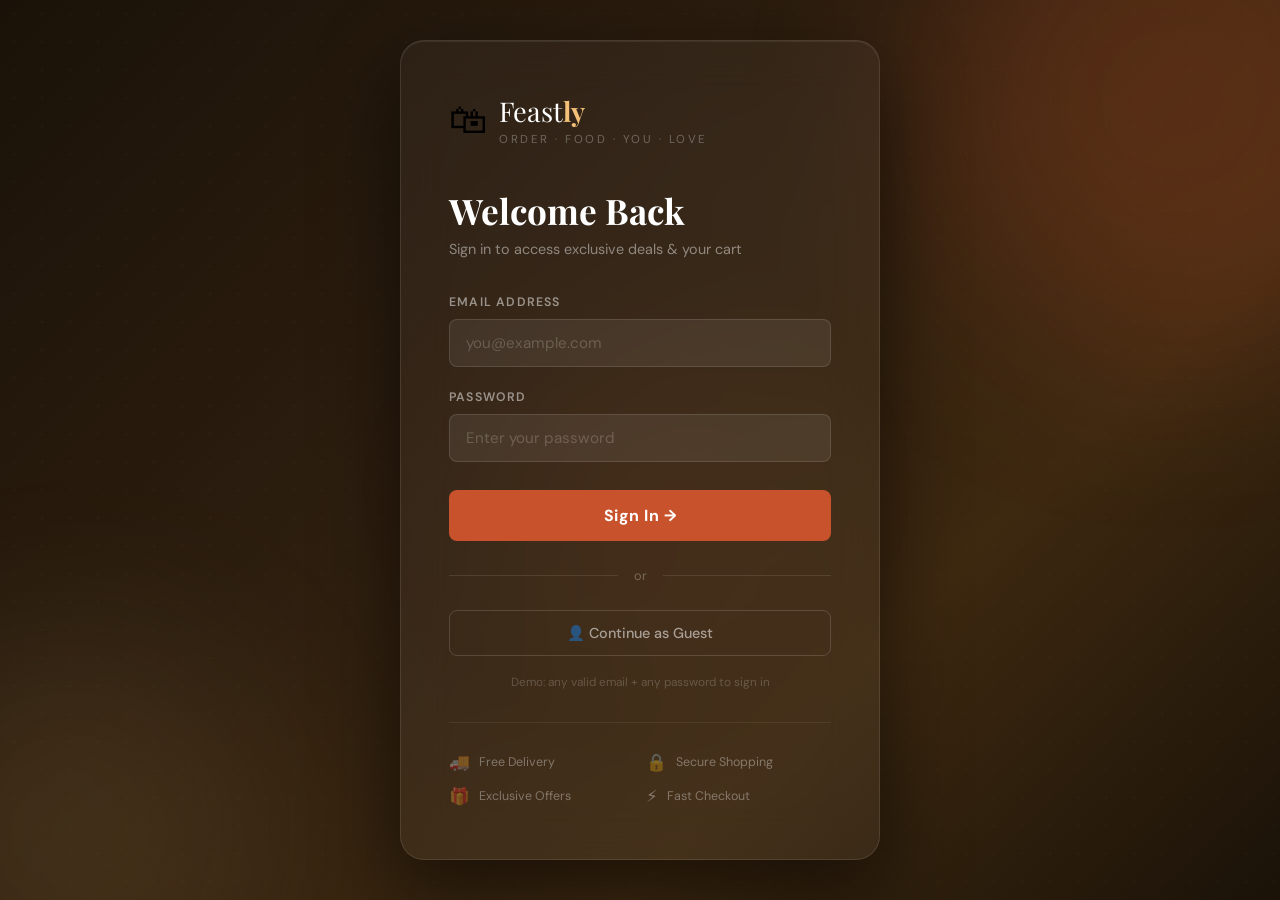
<file: index.html>
<!DOCTYPE html>
<html lang="en">
<head>
  <meta charset="UTF-8" />
  <meta name="viewport" content="width=device-width, initial-scale=1.0" />
  <title>Feastly — Order Food You Love</title>
  <link rel="preconnect" href="https://fonts.googleapis.com" />
  <link rel="preconnect" href="https://fonts.gstatic.com" crossorigin />
  <link href="https://fonts.googleapis.com/css2?family=Playfair+Display:wght@700;900&family=DM+Sans:wght@300;400;500;600;700&display=swap" rel="stylesheet" />
  <link rel="stylesheet" href="styles.css" />
</head>
<body>

<div class="cart-overlay" id="cartOverlay" onclick="toggleCartPanel()"></div>

<div class="cart-panel" id="cartPanel">
  <div class="cart-panel-header">
    <h3>🛒 Your Order</h3>
    <button class="close-cart" onclick="toggleCartPanel()">✕</button>
  </div>
  <div class="cart-restaurant-bar" id="cartRestaurantBar" style="display:none">
    📍 <span id="cartRestaurantName">—</span>
  </div>
  <ul class="cart-list" id="cartList">
    <li class="cart-empty">
      <div class="cart-empty-icon">🍽️</div>
      <p>Your cart is empty.<br/>Browse restaurants to add items.</p>
    </li>
  </ul>
  <div class="cart-summary" id="cartSummaryBlock" style="display:none">
    <div class="cart-bill-row"><span>Item Total</span><span id="cartItemTotal">₹0</span></div>
    <div class="cart-bill-row"><span>Delivery Fee</span><span id="cartDeliveryFee">₹0</span></div>
    <div class="cart-bill-row"><span>Taxes &amp; GST (5%)</span><span id="cartTax">₹0</span></div>
    <div class="cart-bill-row total"><span>To Pay</span><span id="cartTotal">₹0</span></div>
  </div>
  <button class="cart-checkout-btn" id="cartCheckoutBtn" onclick="openPayment()">Proceed to Payment →</button>
</div>

<header class="site-header" id="home">
  <div class="header-inner">
    <a href="index.html" class="logo">
      <span class="logo-icon">🍔</span>
      <span class="logo-text">Feast<strong>ly</strong></span>
    </a>
    <div class="location-pill">
      <span class="pin">📍</span>
      <span>Chennai, TN</span>
    </div>
    <nav class="navbar">
      <a href="#home"        class="nav-link active">Home</a>
      <a href="#restaurants" class="nav-link">Restaurants</a>
      <a href="#offers"      class="nav-link">Offers</a>
      <a href="#contact"     class="nav-link">Join Us</a>
    </nav>
    <div class="search-wrapper">
      <span class="search-icon">🔍</span>
      <input type="text" id="searchInput" class="search-input"
             placeholder="Search restaurants or dishes…"
             autocomplete="off" oninput="searchRestaurants()" />
      <div class="search-dropdown" id="searchDropdown"></div>
    </div>
    <div class="cart-wrapper" onclick="toggleCartPanel()">
      <span class="cart-icon">🛒</span>
      <span class="cart-badge" id="cartBadge">0</span>
    </div>
    <div id="headerUserArea"></div>
  </div>
</header>

<section class="hero-section">
  <div class="container">
    <div class="hero-content">
      <div class="hero-eyebrow">🚀 Now delivering in 30 mins</div>
      <h1 class="hero-title">Order Food You<br/><span>Truly Love</span></h1>
      <p class="hero-desc">Discover top restaurants, cafés, and cloud kitchens near you. Fresh food, fast delivery — every single time.</p>
      <div class="hero-cta">
        <a href="#restaurants" class="btn-primary">Explore Restaurants 🍽️</a>
        <a href="#offers" class="btn-outline">View Offers</a>
      </div>
      <div class="hero-stats">
        <div class="hero-stat">
          <div class="hero-stat-num">500+</div>
          <div class="hero-stat-label">Restaurants</div>
        </div>
        <div class="hero-stat">
          <div class="hero-stat-num">30 min</div>
          <div class="hero-stat-label">Avg. Delivery</div>
        </div>
        <div class="hero-stat">
          <div class="hero-stat-num">4.8★</div>
          <div class="hero-stat-label">App Rating</div>
        </div>
      </div>
    </div>
  </div>
  <div class="hero-image-box">
    <img class="hero-img" src="https://images.unsplash.com/photo-1565299624946-b28f40a0ae38?w=600&q=80" alt="Delicious Food" />
  </div>
</section>

<div class="marquee-wrapper">
  <div class="marquee-track">
    <span>🔥 Free delivery on orders above ₹199 &nbsp;|&nbsp; Use code FEAST50 for ₹50 OFF &nbsp;|&nbsp; NEW: Cloud Kitchen specials every Friday &nbsp;|&nbsp; Refer a friend &amp; earn ₹100 cashback &nbsp;|&nbsp; 🔥 Free delivery on orders above ₹199 &nbsp;|&nbsp; Use code FEAST50 for ₹50 OFF &nbsp;|&nbsp; NEW: Cloud Kitchen specials every Friday &nbsp;|&nbsp; Refer a friend &amp; earn ₹100 cashback &nbsp;|&nbsp;</span>
  </div>
</div>

<section class="categories-section" id="categories">
  <div class="container">
    <h2 class="section-title">What are you <span>craving?</span></h2>
    <div class="cuisine-chips" id="filterBar">
      <button class="filter-btn active" onclick="filterRestaurants('All', this)">🍽️ All</button>
      <button class="filter-btn" onclick="filterRestaurants('rating', this)">⭐ Rating 4+</button>
      <button class="filter-btn" onclick="filterRestaurants('fast', this)">⚡ Fast Delivery</button>
      <button class="filter-btn" onclick="filterRestaurants('veg', this)">🥗 Pure Veg</button>
      <button class="filter-btn" onclick="filterRestaurants('under200', this)">💰 Under ₹200</button>
    </div>
    <div class="cuisine-grid">
      <div class="cuisine-card" onclick="filterByCuisine('Biryani')"><div class="c-icon">🍛</div><span>Biryani</span></div>
      <div class="cuisine-card" onclick="filterByCuisine('Pizza')"><div class="c-icon">🍕</div><span>Pizza</span></div>
      <div class="cuisine-card" onclick="filterByCuisine('Burger')"><div class="c-icon">🍔</div><span>Burgers</span></div>
      <div class="cuisine-card" onclick="filterByCuisine('South Indian')"><div class="c-icon">🥘</div><span>South Indian</span></div>
      <div class="cuisine-card" onclick="filterByCuisine('Chinese')"><div class="c-icon">🍜</div><span>Chinese</span></div>
      <div class="cuisine-card" onclick="filterByCuisine('Cafe')"><div class="c-icon">☕</div><span>Cafe</span></div>
      <div class="cuisine-card" onclick="filterByCuisine('Desserts')"><div class="c-icon">🍰</div><span>Desserts</span></div>
      <div class="cuisine-card" onclick="filterByCuisine('Sandwich')"><div class="c-icon">🥪</div><span>Sandwich</span></div>
    </div>
  </div>
</section>

<section class="products-section" id="restaurants">
  <div class="container">
    <div class="listing-topbar">
      <h2 class="section-title" style="margin-bottom:0">
        Restaurants near you <span class="count" id="restaurantCount"></span>
      </h2>
    </div>
    <div class="restaurant-grid" id="restaurantGrid"></div>
    <div class="no-results" id="noResults" style="display:none">
      <div class="no-results-icon">🔍</div>
      <p>No restaurants match your search.<br/>Try a different keyword or filter.</p>
    </div>
  </div>
</section>

<section class="offers-section" id="offers">
  <div class="container">
    <h2 class="section-title light">Hot <span>Deals</span> Today</h2>
    <div class="offers-grid">
      <div class="offer-card">
        <span class="offer-badge">LIMITED TIME</span>
        <img src="https://images.unsplash.com/photo-1574071318508-1cdbab80d002?w=600&q=75" alt="Pizza Deal" loading="lazy" />
        <div class="offer-body">
          <h4>Buy 1 Get 1 Free — Pizza</h4>
          <p>Valid at La Pino'z, Domino's &amp; 12 more pizza joints this weekend only.</p>
          <span class="offer-code">PIZZABOGO</span>
        </div>
      </div>
      <div class="offer-card">
        <span class="offer-badge">₹80 OFF</span>
        <img src="https://images.unsplash.com/photo-1603360946369-dc9bb6258143?w=600&q=75" alt="Biryani Deal" loading="lazy" />
        <div class="offer-body">
          <h4>Biryani Bonanza — ₹80 OFF</h4>
          <p>Flat ₹80 off on orders above ₹299 from Nandhana Palace &amp; select biryani spots.</p>
          <span class="offer-code">BIRYANI80</span>
        </div>
      </div>
      <div class="offer-card">
        <span class="offer-badge">FREE DELIVERY</span>
        <img src="https://images.unsplash.com/photo-1568901346375-23c9450c58cd?w=600&q=75" alt="Burger Deal" loading="lazy" />
        <div class="offer-body">
          <h4>Free Delivery — Burger Week</h4>
          <p>Zero delivery fee on all burger orders. Use the code at checkout — today only!</p>
          <span class="offer-code">BURGERFREE</span>
        </div>
      </div>
    </div>
  </div>
</section>

<section class="form-section" id="contact">
  <div class="container">
    <div class="form-container">
      <div class="form-info">
        <h2 class="section-title">Join <span>Feastly</span> Today</h2>
        <p>Sign up to get personalised recommendations, exclusive deals, and faster checkout every time you order.</p>
        <ul class="form-perks">
          <li>🎁 ₹100 off on your first order</li>
          <li>⚡ Priority delivery slots</li>
          <li>💳 Saved addresses &amp; payment methods</li>
          <li>📦 Real-time order tracking</li>
          <li>🏷️ Members-only flash deals</li>
        </ul>
      </div>
      <div class="registration-form">
        <h3>Create Your Account</h3>
        <form id="registrationForm" onsubmit="submitForm(event)">
          <div class="form-group">
            <label for="custName">Full Name <span>*</span></label>
            <input type="text" id="custName" name="custName" placeholder="Your full name" required />
          </div>
          <div class="form-group">
            <label for="custEmail">Email Address <span>*</span></label>
            <input type="email" id="custEmail" name="custEmail" placeholder="you@example.com" required />
          </div>
          <div class="form-group">
            <label for="custPhone">Mobile Number <span>*</span></label>
            <input type="number" id="custPhone" name="custPhone" placeholder="10-digit mobile number" required />
          </div>
          <div class="form-group">
            <label>Gender <span>*</span></label>
            <div class="radio-group">
              <label class="radio-label"><input type="radio" name="gender" value="Male" required /> Male</label>
              <label class="radio-label"><input type="radio" name="gender" value="Female" /> Female</label>
              <label class="radio-label"><input type="radio" name="gender" value="Other" /> Other</label>
            </div>
          </div>
          <div class="form-group">
            <label for="prefCategory">Favourite Cuisine</label>
            <select id="prefCategory" name="prefCategory">
              <option value="">-- Select Cuisine --</option>
              <option value="Biryani">Biryani</option>
              <option value="Pizza">Pizza</option>
              <option value="Burger">Burger</option>
              <option value="South Indian">South Indian</option>
              <option value="Chinese">Chinese</option>
              <option value="Desserts">Desserts</option>
            </select>
          </div>
          <div class="form-group">
            <label for="address">Delivery Address <span>*</span></label>
            <textarea id="address" name="address" rows="3" placeholder="Flat No., Street, Area, City, PIN" required></textarea>
          </div>
          <div class="form-group">
            <label for="feedback">Any dietary preferences?</label>
            <textarea id="feedback" name="feedback" rows="2" placeholder="E.g. nut allergy, pure veg only…"></textarea>
          </div>
          <button type="submit" class="btn-primary full">Create Account 🚀</button>
          <div class="form-success" id="formSuccess" style="display:none;">
            🎉 Welcome to Feastly! Your ₹100 discount is ready on your first order.
          </div>
        </form>
      </div>
    </div>
  </div>
</section>

<footer class="site-footer">
  <div class="marquee-wrapper">
    <div class="marquee-track">
      <span>🍔 500+ Restaurants &nbsp;|&nbsp; ⚡ 30-min Delivery &nbsp;|&nbsp; 🎁 Free Delivery Above ₹199 &nbsp;|&nbsp; 💳 10+ Payment Options &nbsp;|&nbsp; 🍔 500+ Restaurants &nbsp;|&nbsp; ⚡ 30-min Delivery &nbsp;|&nbsp; 🎁 Free Delivery Above ₹199 &nbsp;|&nbsp; 💳 10+ Payment Options &nbsp;|&nbsp;</span>
    </div>
  </div>
  <div class="footer-main">
    <div class="footer-col">
      <div class="logo"><span class="logo-icon">🍔</span><span class="logo-text">Feast<strong>ly</strong></span></div>
      <p class="footer-desc">Your go-to food delivery platform. Fresh food, fast delivery, great prices.</p>
    </div>
    <div class="footer-col">
      <h4>Quick Links</h4>
      <ul>
        <li><a href="#home">Home</a></li>
        <li><a href="#restaurants">Restaurants</a></li>
        <li><a href="#offers">Offers</a></li>
        <li><a href="#contact">Join Us</a></li>
      </ul>
    </div>
    <div class="footer-col">
      <h4>Cuisines</h4>
      <ul>
        <li><a href="#restaurants">Biryani</a></li>
        <li><a href="#restaurants">Pizza</a></li>
        <li><a href="#restaurants">Burgers</a></li>
        <li><a href="#restaurants">South Indian</a></li>
      </ul>
    </div>
    <div class="footer-col">
      <h4>Contact Us</h4>
      <ul class="contact-list">
        <li>📧 support@feastly.in</li>
        <li>📞 1800-FEASTLY</li>
        <li>📍 Chennai, Tamil Nadu</li>
      </ul>
    </div>
  </div>
  <div class="footer-bottom"><p>© 2025 Feastly. All Rights Reserved. Made with ❤️ for food lovers.</p></div>
</footer>

<div id="paymentModal">
  <div class="payment-card">
    <div id="payFormView">
      <div class="pay-header">
        <div class="pay-header-text">
          <h3>🔒 Secure Checkout</h3>
          <p>Review your order and complete payment</p>
        </div>
        <button class="close-payment" onclick="closePayment()">✕</button>
      </div>
      <div class="pay-body">
        <div class="pay-address-block">
          <div class="pay-address-icon">📍</div>
          <div class="pay-address-text">
            <strong>Delivering to</strong>
            VIT Chennai, Kelambakkam – Vandalur Road, Tamil Nadu 600127
          </div>
        </div>
        <div class="pay-eta">⏱️ Estimated delivery: <strong id="payETA">30–40 mins</strong></div>
        <div class="order-summary">
          <div class="order-summary-title">Order Summary</div>
          <div id="payOrderItems"></div>
          <div class="order-line fee"><span>Delivery Fee</span><span id="payDeliveryFee">₹0</span></div>
          <div class="order-line fee"><span>Taxes &amp; GST (5%)</span><span id="payTax">₹0</span></div>
          <div class="order-total-row">
            <span>Total Amount</span>
            <span id="payOrderTotal">₹0</span>
          </div>
        </div>
        <div class="pay-method-label">Select Payment Method</div>
        <div class="pay-methods">
          <button class="pay-tab active" onclick="selectPayMethod('card',this)">💳<br/>Card</button>
          <button class="pay-tab" onclick="selectPayMethod('upi',this)">📱<br/>UPI</button>
          <button class="pay-tab" onclick="selectPayMethod('netbanking',this)">🏦<br/>Net Banking</button>
          <button class="pay-tab" onclick="selectPayMethod('cod',this)">💰<br/>COD</button>
        </div>
        <div class="pay-fields visible" id="fields-card">
          <div class="pay-field-group">
            <label>Card Number</label>
            <input type="text" id="cardNum" placeholder="1234 5678 9012 3456" maxlength="19" oninput="formatCardNum(this)" />
          </div>
          <div class="pay-row">
            <div class="pay-field-group">
              <label>Expiry Date</label>
              <input type="text" placeholder="MM / YY" maxlength="7" oninput="formatExpiry(this)" />
            </div>
            <div class="pay-field-group">
              <label>CVV</label>
              <input type="password" placeholder="•••" maxlength="3" />
            </div>
          </div>
          <div class="pay-field-group">
            <label>Name on Card</label>
            <input type="text" placeholder="Full name as on card" />
          </div>
        </div>
        <div class="pay-fields" id="fields-upi">
          <div class="upi-body">
            <p>Enter your UPI ID to complete payment</p>
            <input type="text" placeholder="yourname@upi" />
          </div>
        </div>
        <div class="pay-fields" id="fields-netbanking">
          <div class="pay-field-group">
            <label>Select Your Bank</label>
            <select>
              <option value="">-- Choose Bank --</option>
              <option>State Bank of India</option>
              <option>HDFC Bank</option>
              <option>ICICI Bank</option>
              <option>Axis Bank</option>
              <option>Kotak Mahindra Bank</option>
              <option>Punjab National Bank</option>
            </select>
          </div>
        </div>
        <div class="pay-fields" id="fields-cod">
          <div class="cod-body">💵 Pay with cash when your order arrives.<br/><br/>A handling charge of ₹20 applies on COD orders.</div>
        </div>
        <button class="btn-pay-now" id="payNowBtn" onclick="processPayment()">Place Order ✓</button>
        <div class="secure-badge">🔒 256-bit SSL Encrypted · 100% Safe &amp; Secure</div>
      </div>
    </div>
    <div class="pay-success" id="paySuccessView">
      <div class="success-icon">🎉</div>
      <h3>Order Placed!</h3>
      <p>Your food is being prepared. You'll receive updates on your order.</p>
      <div class="success-order-id" id="successOrderId">Order #FL000000</div>
      <span class="success-delivery" id="successETA">Estimated delivery: 30–40 mins</span>
      <button class="btn-continue" onclick="continueShopping()">Back to Restaurants →</button>
    </div>
  </div>
</div>

<script src="script.js"></script>
</body>
</html>
</file>
<file: styles.css>
/* =====================================================
   FEASTLY — Food Delivery App
   Transformed from EasyShopping
   Primary: #e23744 | Accent: #facc15
   Fonts: Playfair Display + DM Sans (preserved)
   ===================================================== */

:root {
  /* ── Brand Palette ── */
  --clr-primary:    #e23744;
  --clr-primary-dk: #c01f2e;
  --clr-primary-lt: #fdecea;
  --clr-accent:     #facc15;
  --clr-accent-dk:  #e5b800;
  --clr-accent-lt:  #fefce8;
  --clr-success:    #16a34a;
  --clr-success-lt: #dcfce7;
  --clr-dark:       #1a0608;
  --clr-mid:        #4a2028;
  --clr-light:      #fff8f8;
  --clr-muted:      #9a7070;
  --clr-border:     #f0dada;

  /* ── Sections ── */
  --header-bg:      #1a0608;
  --hero-bg:        linear-gradient(135deg, #1a0608 0%, #3d1020 55%, #e23744 100%);
  --overview-bg:    #fff8f8;
  --categories-bg:  #fdf3f3;
  --products-bg:    #ffffff;
  --offers-bg:      #1a0608;
  --form-bg:        #fff8f8;
  --footer-bg:      #110306;

  /* ── Typography ── */
  --ff-heading: 'Playfair Display', Georgia, serif;
  --ff-body:    'DM Sans', system-ui, sans-serif;

  /* ── Spacing ── */
  --radius-xs:  6px;
  --radius-sm:  10px;
  --radius-md:  16px;
  --radius-lg:  24px;
  --radius-xl:  32px;

  /* ── Shadows ── */
  --shadow-sm:  0 2px 8px rgba(226,55,68,.08);
  --shadow-md:  0 6px 24px rgba(226,55,68,.13);
  --shadow-lg:  0 16px 48px rgba(0,0,0,.18);
  --shadow-card: 0 4px 20px rgba(226,55,68,.10);

  /* ── Transitions ── */
  --ease: 0.25s ease;
}

/* ─────────────────────────────────────────────────────
   Reset & Base
───────────────────────────────────────────────────── */
*, *::before, *::after { box-sizing: border-box; margin: 0; padding: 0; }
html { scroll-behavior: smooth; font-size: 16px; }
body {
  font-family: var(--ff-body);
  background: var(--clr-light);
  color: var(--clr-dark);
  line-height: 1.7;
  overflow-x: hidden;
}
img { max-width: 100%; display: block; }
a   { text-decoration: none; color: inherit; }
ul  { list-style: none; }

/* ─────────────────────────────────────────────────────
   Utility: Container
───────────────────────────────────────────────────── */
.container { max-width: 1200px; margin: 0 auto; padding: 0 24px; }

/* ─────────────────────────────────────────────────────
   Section Title
───────────────────────────────────────────────────── */
.section-title {
  font-family: var(--ff-heading);
  font-size: clamp(1.8rem, 3vw, 2.4rem);
  font-weight: 700;
  color: var(--clr-dark);
  margin-bottom: 32px;
  display: inline-block;
}
.section-title span  { color: var(--clr-primary); }
.section-title.light { color: #fff; }
.section-title.light span { color: var(--clr-accent); }

/* ─────────────────────────────────────────────────────
   Buttons
───────────────────────────────────────────────────── */
.btn-primary {
  display: inline-block;
  padding: 13px 32px;
  background: var(--clr-primary);
  color: #fff;
  font-family: var(--ff-body);
  font-size: 0.95rem;
  font-weight: 700;
  border-radius: var(--radius-sm);
  border: none;
  cursor: pointer;
  transition: background var(--ease), transform var(--ease), box-shadow var(--ease);
  letter-spacing: 0.3px;
}
.btn-primary:hover {
  background: var(--clr-primary-dk);
  transform: translateY(-2px);
  box-shadow: 0 8px 24px rgba(226,55,68,.38);
}
.btn-primary.small { padding: 9px 20px; font-size: 0.85rem; }
.btn-primary.full  { width: 100%; text-align: center; padding: 15px; font-size: 1rem; }

.btn-outline {
  display: inline-block;
  padding: 12px 30px;
  background: transparent;
  color: #fff;
  font-size: 0.95rem;
  font-weight: 600;
  border-radius: var(--radius-sm);
  border: 2px solid rgba(255,255,255,.4);
  cursor: pointer;
  transition: all var(--ease);
}
.btn-outline:hover {
  border-color: #fff;
  background: rgba(255,255,255,.1);
}

/* ═══════════════════════════════════════════════════════
   HEADER
═══════════════════════════════════════════════════════ */
.site-header {
  background: var(--header-bg);
  position: sticky;
  top: 0;
  z-index: 1000;
  border-bottom: 1px solid rgba(255,255,255,.06);
  box-shadow: 0 2px 20px rgba(0,0,0,.3);
}
.header-inner {
  max-width: 1200px;
  margin: 0 auto;
  padding: 0 24px;
  height: 68px;
  display: flex;
  align-items: center;
  gap: 24px;
}

/* Logo */
.logo { display: flex; align-items: center; gap: 8px; flex-shrink: 0; }
.logo-icon { font-size: 1.5rem; }
.logo-text {
  font-family: var(--ff-heading);
  font-size: 1.35rem;
  color: #fff;
  letter-spacing: -0.5px;
}
.logo-text strong { color: var(--clr-accent); }

/* Location pill */
.location-pill {
  display: flex;
  align-items: center;
  gap: 5px;
  padding: 5px 12px;
  border: 1px solid rgba(255,255,255,.15);
  border-radius: 30px;
  font-size: 0.82rem;
  font-weight: 500;
  color: rgba(255,255,255,.7);
  cursor: pointer;
  white-space: nowrap;
  transition: all var(--ease);
  flex-shrink: 0;
}
.location-pill:hover { border-color: var(--clr-accent); color: var(--clr-accent); }
.location-pill .pin { color: var(--clr-primary); }

/* Navbar */
.navbar { display: flex; gap: 4px; }
.nav-link {
  color: rgba(255,255,255,.65);
  font-size: 0.88rem;
  font-weight: 500;
  padding: 6px 14px;
  border-radius: 20px;
  transition: all var(--ease);
  white-space: nowrap;
}
.nav-link:hover, .nav-link.active {
  color: #fff;
  background: rgba(226,55,68,.2);
}

/* Search wrapper */
.search-wrapper {
  flex: 1;
  position: relative;
  max-width: 360px;
  margin-left: auto;
}
.search-input {
  width: 100%;
  padding: 9px 16px 9px 40px;
  background: rgba(255,255,255,.09);
  border: 1px solid rgba(255,255,255,.14);
  border-radius: 30px;
  color: #fff;
  font-family: var(--ff-body);
  font-size: 0.88rem;
  outline: none;
  transition: all var(--ease);
}
.search-input::placeholder { color: rgba(255,255,255,.38); }
.search-input:focus {
  background: rgba(255,255,255,.14);
  border-color: var(--clr-accent);
  box-shadow: 0 0 0 3px rgba(250,204,21,.15);
}
.search-icon {
  position: absolute;
  left: 13px;
  top: 50%;
  transform: translateY(-50%);
  font-size: 1rem;
  pointer-events: none;
  color: rgba(255,255,255,.4);
}

/* Search dropdown */
.search-dropdown {
  position: absolute;
  top: calc(100% + 8px);
  left: 0; right: 0;
  background: #fff;
  border-radius: var(--radius-md);
  box-shadow: var(--shadow-lg);
  overflow: hidden;
  z-index: 999;
  display: none;
  border: 1px solid var(--clr-border);
}
.search-dropdown.open { display: block; }
.search-dd-section {
  padding: 8px 14px 4px;
  font-size: 0.72rem;
  font-weight: 700;
  letter-spacing: 1.2px;
  text-transform: uppercase;
  color: var(--clr-muted);
  background: var(--clr-light);
  border-bottom: 1px solid var(--clr-border);
}
.search-result-item {
  padding: 11px 16px;
  font-size: 0.88rem;
  cursor: pointer;
  display: flex;
  align-items: center;
  gap: 12px;
  transition: background var(--ease);
  border-bottom: 1px solid var(--clr-border);
}
.search-result-item:last-child { border-bottom: none; }
.search-result-item:hover { background: var(--clr-primary-lt); }
.search-result-item .sri-emoji { font-size: 1.2rem; flex-shrink: 0; }
.search-result-item .sri-name  { font-weight: 600; color: var(--clr-dark); }
.search-result-item .sri-cat   { font-size: 0.76rem; color: var(--clr-muted); }

/* Cart icon wrapper */
.cart-wrapper {
  position: relative;
  cursor: pointer;
  padding: 8px;
  border-radius: 50%;
  transition: background var(--ease);
  flex-shrink: 0;
}
.cart-wrapper:hover { background: rgba(255,255,255,.1); }
.cart-icon { font-size: 1.5rem; }
.cart-badge {
  position: absolute;
  top: 2px; right: 2px;
  background: var(--clr-primary);
  color: #fff;
  font-size: 0.65rem;
  font-weight: 700;
  min-width: 18px;
  height: 18px;
  border-radius: 9px;
  display: flex;
  align-items: center;
  justify-content: center;
  padding: 0 4px;
  border: 2px solid var(--header-bg);
  transition: transform var(--ease);
}
.cart-badge.bump { transform: scale(1.4); }

/* Header user info */
.header-user-info {
  display: flex;
  align-items: center;
  gap: 8px;
  color: rgba(255,255,255,.75);
  font-size: 0.82rem;
  white-space: nowrap;
}
.header-user-avatar {
  width: 32px; height: 32px;
  border-radius: 50%;
  background: var(--clr-primary);
  display: flex;
  align-items: center;
  justify-content: center;
  font-size: 0.9rem;
  font-weight: 700;
  color: #fff;
  flex-shrink: 0;
  border: 2px solid rgba(255,255,255,.2);
}
.header-logout-btn {
  background: none;
  border: none;
  color: rgba(255,255,255,.4);
  font-size: 0.75rem;
  cursor: pointer;
  text-decoration: underline;
  font-family: var(--ff-body);
  transition: color var(--ease);
}
.header-logout-btn:hover { color: var(--clr-accent); }

/* ═══════════════════════════════════════════════════════
   CART SLIDE PANEL
═══════════════════════════════════════════════════════ */
.cart-panel {
  position: fixed;
  top: 0; right: -420px;
  width: 400px;
  max-width: 95vw;
  height: 100vh;
  background: #fff;
  box-shadow: var(--shadow-lg);
  z-index: 2000;
  display: flex;
  flex-direction: column;
  transition: right 0.35s cubic-bezier(.4,0,.2,1);
}
.cart-panel.open { right: 0; }

.cart-panel-header {
  display: flex;
  justify-content: space-between;
  align-items: center;
  padding: 20px 24px;
  background: var(--clr-dark);
  color: #fff;
  flex-shrink: 0;
}
.cart-panel-header h3 {
  font-family: var(--ff-heading);
  font-size: 1.25rem;
  display: flex;
  align-items: center;
  gap: 8px;
}
.close-cart {
  background: none;
  border: none;
  color: rgba(255,255,255,.6);
  font-size: 1.2rem;
  cursor: pointer;
  width: 30px; height: 30px;
  display: flex; align-items: center; justify-content: center;
  border-radius: 50%;
  transition: background var(--ease);
}
.close-cart:hover { background: rgba(255,255,255,.15); color: #fff; }

/* Restaurant info bar inside cart */
.cart-restaurant-bar {
  padding: 10px 24px;
  background: var(--clr-primary-lt);
  border-bottom: 1px solid var(--clr-border);
  font-size: 0.82rem;
  font-weight: 600;
  color: var(--clr-primary);
  display: flex;
  align-items: center;
  gap: 6px;
  flex-shrink: 0;
}

.cart-list {
  flex: 1;
  overflow-y: auto;
  padding: 16px 24px;
  display: flex;
  flex-direction: column;
  gap: 12px;
}
.cart-empty {
  color: var(--clr-muted);
  font-size: 0.9rem;
  text-align: center;
  padding: 48px 0;
}
.cart-empty-icon { font-size: 3rem; margin-bottom: 12px; }

/* Cart item row */
.cart-item {
  display: flex;
  align-items: center;
  gap: 12px;
  padding: 12px 14px;
  background: var(--clr-light);
  border-radius: var(--radius-sm);
  border: 1px solid var(--clr-border);
  animation: slideIn .2s ease;
}
@keyframes slideIn {
  from { opacity: 0; transform: translateX(16px); }
  to   { opacity: 1; transform: translateX(0); }
}

/* Veg/nonveg dot */
.veg-dot {
  width: 14px; height: 14px;
  border-radius: 2px;
  border: 2px solid;
  display: flex; align-items: center; justify-content: center;
  flex-shrink: 0;
}
.veg-dot.veg   { border-color: var(--clr-success); }
.veg-dot.veg::after {
  content: '';
  width: 6px; height: 6px;
  background: var(--clr-success);
  border-radius: 50%;
}
.veg-dot.nonveg { border-color: var(--clr-primary); }
.veg-dot.nonveg::after {
  content: '';
  width: 6px; height: 6px;
  background: var(--clr-primary);
  border-radius: 50%;
}

.cart-item-info { flex: 1; min-width: 0; }
.cart-item-name {
  font-weight: 600;
  color: var(--clr-dark);
  font-size: 0.88rem;
  white-space: nowrap;
  overflow: hidden;
  text-overflow: ellipsis;
}
.cart-item-sub { font-size: 0.74rem; color: var(--clr-muted); margin-top: 2px; }

/* Quantity controls inside cart */
.cart-qty-ctrl {
  display: flex;
  align-items: center;
  gap: 6px;
  border: 1.5px solid var(--clr-primary);
  border-radius: var(--radius-xs);
  padding: 2px;
}
.cart-qty-btn {
  width: 24px; height: 24px;
  background: none;
  border: none;
  color: var(--clr-primary);
  font-size: 1rem;
  font-weight: 700;
  cursor: pointer;
  display: flex; align-items: center; justify-content: center;
  border-radius: 4px;
  transition: background var(--ease);
}
.cart-qty-btn:hover { background: var(--clr-primary); color: #fff; }
.cart-qty-val {
  font-size: 0.88rem;
  font-weight: 700;
  min-width: 20px;
  text-align: center;
  color: var(--clr-dark);
}

.cart-item-price {
  font-weight: 700;
  color: var(--clr-primary);
  font-size: 0.92rem;
  white-space: nowrap;
}
.cart-item-remove {
  background: none;
  border: none;
  color: var(--clr-muted);
  cursor: pointer;
  font-size: 0.9rem;
  padding: 2px;
  transition: color var(--ease);
}
.cart-item-remove:hover { color: var(--clr-primary); }

/* Cart summary / totals */
.cart-summary {
  padding: 14px 24px;
  border-top: 1px solid var(--clr-border);
  background: var(--clr-light);
  flex-shrink: 0;
}
.cart-bill-row {
  display: flex;
  justify-content: space-between;
  font-size: 0.85rem;
  color: var(--clr-muted);
  padding: 4px 0;
}
.cart-bill-row.total {
  font-size: 1.05rem;
  font-weight: 700;
  color: var(--clr-dark);
  border-top: 1px dashed var(--clr-border);
  margin-top: 8px;
  padding-top: 10px;
}
.cart-bill-row.total span:last-child {
  color: var(--clr-primary);
  font-family: var(--ff-heading);
  font-size: 1.2rem;
}

/* Proceed to payment button */
.cart-checkout-btn {
  display: none;
  margin: 0 24px 20px;
  padding: 14px;
  background: var(--clr-primary);
  color: #fff;
  border: none;
  border-radius: var(--radius-sm);
  font-family: var(--ff-body);
  font-size: 1rem;
  font-weight: 700;
  cursor: pointer;
  transition: all var(--ease);
  text-align: center;
  width: calc(100% - 48px);
  flex-shrink: 0;
}
.cart-checkout-btn:hover {
  background: var(--clr-primary-dk);
  transform: translateY(-2px);
  box-shadow: 0 8px 24px rgba(226,55,68,.38);
}

.cart-overlay {
  display: none;
  position: fixed;
  inset: 0;
  background: rgba(0,0,0,.45);
  z-index: 1999;
  backdrop-filter: blur(2px);
}
.cart-overlay.open { display: block; }

/* ═══════════════════════════════════════════════════════
   HERO SECTION
═══════════════════════════════════════════════════════ */
.hero-section {
  background: var(--hero-bg);
  min-height: 480px;
  display: flex;
  align-items: center;
  position: relative;
  overflow: hidden;
  padding: 60px 24px;
}
.hero-section::before {
  content: '';
  position: absolute;
  inset: 0;
  background: url("data:image/svg+xml,%3Csvg width='60' height='60' viewBox='0 0 60 60' xmlns='http://www.w3.org/2000/svg'%3E%3Cg fill='none' fill-rule='evenodd'%3E%3Cg fill='%23ffffff' fill-opacity='0.025'%3E%3Ccircle cx='30' cy='30' r='4'/%3E%3C/g%3E%3C/g%3E%3C/svg%3E");
  pointer-events: none;
}
.hero-content {
  max-width: 580px;
  z-index: 1;
  position: relative;
}
.hero-eyebrow {
  display: inline-flex;
  align-items: center;
  gap: 6px;
  padding: 6px 14px;
  background: rgba(250,204,21,.15);
  border: 1px solid rgba(250,204,21,.3);
  border-radius: 30px;
  font-size: 0.78rem;
  font-weight: 700;
  color: var(--clr-accent);
  letter-spacing: 1px;
  text-transform: uppercase;
  margin-bottom: 18px;
}
.hero-title {
  font-family: var(--ff-heading);
  font-size: clamp(2.4rem, 5vw, 3.8rem);
  font-weight: 900;
  color: #fff;
  line-height: 1.1;
  margin-bottom: 18px;
  letter-spacing: -0.5px;
}
.hero-title span { color: var(--clr-accent); }
.hero-desc {
  color: rgba(255,255,255,.65);
  font-size: 1rem;
  margin-bottom: 36px;
  max-width: 460px;
}
.hero-cta { display: flex; gap: 14px; flex-wrap: wrap; }

/* Stats strip below hero */
.hero-stats {
  display: flex;
  gap: 36px;
  margin-top: 40px;
}
.hero-stat { text-align: left; }
.hero-stat-num {
  font-family: var(--ff-heading);
  font-size: 1.6rem;
  font-weight: 700;
  color: var(--clr-accent);
  line-height: 1;
}
.hero-stat-label {
  font-size: 0.78rem;
  color: rgba(255,255,255,.5);
  margin-top: 2px;
}

/* Hero image */
.hero-image-box {
  position: absolute;
  right: 5%;
  top: 50%;
  transform: translateY(-50%);
  z-index: 1;
}
.hero-img {
  width: 360px; height: 400px;
  object-fit: cover;
  border-radius: var(--radius-lg);
  box-shadow: var(--shadow-lg);
  border: 3px solid rgba(255,255,255,.1);
  animation: float 6s ease-in-out infinite;
}
@keyframes float {
  0%, 100% { transform: translateY(-50%) translateY(0); }
  50%       { transform: translateY(-50%) translateY(-14px); }
}

/* ═══════════════════════════════════════════════════════
   OFFERS MARQUEE BAR
═══════════════════════════════════════════════════════ */
.marquee-wrapper {
  background: var(--clr-primary);
  padding: 10px 0;
  overflow: hidden;
  white-space: nowrap;
}
.marquee-track { display: inline-block; animation: marqueeScroll 22s linear infinite; }
.marquee-track span {
  color: #fff;
  font-size: 0.85rem;
  font-weight: 600;
  letter-spacing: 0.4px;
}
@keyframes marqueeScroll {
  0%   { transform: translateX(100vw); }
  100% { transform: translateX(-100%); }
}

/* ═══════════════════════════════════════════════════════
   CUISINE FILTER SECTION
═══════════════════════════════════════════════════════ */
.categories-section {
  background: var(--categories-bg);
  padding: 60px 0;
}
.cuisine-chips {
  display: flex;
  flex-wrap: wrap;
  gap: 10px;
  margin-bottom: 32px;
}
.filter-btn {
  padding: 8px 20px;
  border: 1.5px solid var(--clr-border);
  background: #fff;
  border-radius: 30px;
  font-family: var(--ff-body);
  font-size: 0.85rem;
  font-weight: 500;
  cursor: pointer;
  color: var(--clr-mid);
  transition: all var(--ease);
}
.filter-btn:hover { border-color: var(--clr-primary); color: var(--clr-primary); background: var(--clr-primary-lt); }
.filter-btn.active {
  background: var(--clr-primary);
  border-color: var(--clr-primary);
  color: #fff;
  box-shadow: 0 2px 10px rgba(226,55,68,.3);
}

/* Cuisine icon grid */
.cuisine-grid {
  display: grid;
  grid-template-columns: repeat(auto-fill, minmax(110px, 1fr));
  gap: 16px;
}
.cuisine-card {
  background: #fff;
  border-radius: var(--radius-md);
  overflow: hidden;
  box-shadow: var(--shadow-sm);
  cursor: pointer;
  transition: transform var(--ease), box-shadow var(--ease);
  border: 1px solid var(--clr-border);
  text-align: center;
  padding: 18px 10px 14px;
}
.cuisine-card:hover {
  transform: translateY(-5px);
  box-shadow: var(--shadow-md);
  border-color: var(--clr-primary);
}
.cuisine-card .c-icon { font-size: 2rem; margin-bottom: 8px; }
.cuisine-card span {
  display: block;
  font-size: 0.8rem;
  font-weight: 600;
  color: var(--clr-dark);
}

/* ═══════════════════════════════════════════════════════
   RESTAURANTS SECTION (Main listing)
═══════════════════════════════════════════════════════ */
.products-section {
  background: var(--products-bg);
  padding: 60px 0;
}

/* Top bar with count + sort */
.listing-topbar {
  display: flex;
  align-items: center;
  justify-content: space-between;
  margin-bottom: 28px;
  flex-wrap: wrap;
  gap: 14px;
}
.listing-topbar h2 {
  font-family: var(--ff-heading);
  font-size: 1.4rem;
  font-weight: 700;
  color: var(--clr-dark);
}
.listing-topbar .count {
  font-size: 0.85rem;
  color: var(--clr-muted);
  margin-left: 8px;
}

/* Restaurant card grid */
.restaurant-grid {
  display: grid;
  grid-template-columns: repeat(auto-fill, minmax(280px, 1fr));
  gap: 24px;
}

/* Individual restaurant card */
.restaurant-card {
  background: #fff;
  border-radius: var(--radius-md);
  overflow: hidden;
  border: 1px solid var(--clr-border);
  box-shadow: var(--shadow-sm);
  cursor: pointer;
  transition: transform var(--ease), box-shadow var(--ease);
  position: relative;
  text-decoration: none;
  color: inherit;
  display: block;
}
.restaurant-card:hover {
  transform: translateY(-6px);
  box-shadow: var(--shadow-card);
  border-color: transparent;
}

/* Card image */
.rc-img-wrap {
  position: relative;
  height: 180px;
  overflow: hidden;
}
.rc-img-wrap img {
  width: 100%;
  height: 100%;
  object-fit: cover;
  transition: transform 0.4s ease;
}
.restaurant-card:hover .rc-img-wrap img { transform: scale(1.06); }

/* Offer badge on image */
.rc-offer-badge {
  position: absolute;
  bottom: 10px;
  left: 10px;
  background: rgba(26,6,8,.85);
  backdrop-filter: blur(4px);
  color: #fff;
  font-size: 0.74rem;
  font-weight: 700;
  padding: 4px 10px;
  border-radius: 6px;
  letter-spacing: 0.3px;
}
.rc-offer-badge.gold {
  background: var(--clr-accent);
  color: #1a0608;
}

/* Promoted badge */
.rc-promo {
  position: absolute;
  top: 10px;
  left: 10px;
  background: var(--clr-accent);
  color: #1a0608;
  font-size: 0.68rem;
  font-weight: 800;
  padding: 3px 8px;
  border-radius: 4px;
  letter-spacing: 0.5px;
  text-transform: uppercase;
}

/* Delivery time overlay */
.rc-time-badge {
  position: absolute;
  top: 10px;
  right: 10px;
  background: rgba(255,255,255,.95);
  color: var(--clr-dark);
  font-size: 0.76rem;
  font-weight: 700;
  padding: 4px 9px;
  border-radius: 6px;
}

/* Card body */
.rc-body {
  padding: 14px 16px 16px;
}
.rc-top {
  display: flex;
  justify-content: space-between;
  align-items: flex-start;
  margin-bottom: 4px;
}
.rc-name {
  font-family: var(--ff-heading);
  font-size: 1.05rem;
  font-weight: 700;
  color: var(--clr-dark);
  line-height: 1.3;
}
.rc-rating {
  display: flex;
  align-items: center;
  gap: 3px;
  background: var(--clr-success);
  color: #fff;
  font-size: 0.78rem;
  font-weight: 700;
  padding: 3px 8px;
  border-radius: 6px;
  flex-shrink: 0;
  margin-left: 8px;
}
.rc-rating.low { background: #e67e22; }
.rc-rating.poor { background: #c0392b; }

.rc-cuisine {
  font-size: 0.82rem;
  color: var(--clr-muted);
  margin-bottom: 10px;
  white-space: nowrap;
  overflow: hidden;
  text-overflow: ellipsis;
}
.rc-meta {
  display: flex;
  align-items: center;
  gap: 8px;
  font-size: 0.8rem;
  color: var(--clr-mid);
  border-top: 1px solid var(--clr-border);
  padding-top: 10px;
}
.rc-meta-sep { color: var(--clr-border); }
.rc-meta strong { color: var(--clr-dark); }

/* No results */
.no-results {
  text-align: center;
  color: var(--clr-muted);
  font-size: 0.95rem;
  padding: 60px 0;
}
.no-results-icon { font-size: 3rem; margin-bottom: 12px; }

/* ═══════════════════════════════════════════════════════
   OFFERS / DEALS SECTION
═══════════════════════════════════════════════════════ */
.offers-section {
  background: var(--offers-bg);
  padding: 72px 0;
}
.offers-grid {
  display: grid;
  grid-template-columns: repeat(auto-fill, minmax(300px, 1fr));
  gap: 24px;
}
.offer-card {
  background: #2a0a10;
  border-radius: var(--radius-md);
  overflow: hidden;
  box-shadow: var(--shadow-md);
  transition: transform var(--ease), box-shadow var(--ease);
  position: relative;
  border: 1px solid rgba(255,255,255,.06);
}
.offer-card:hover {
  transform: translateY(-8px);
  box-shadow: 0 20px 50px rgba(0,0,0,.4);
}
.offer-badge {
  position: absolute;
  top: 14px; left: 14px;
  background: var(--clr-primary);
  color: #fff;
  font-size: 0.75rem;
  font-weight: 700;
  padding: 5px 12px;
  border-radius: 20px;
  letter-spacing: 0.8px;
  z-index: 2;
}
.offer-card img {
  width: 100%; height: 190px;
  object-fit: cover;
  opacity: 0.8;
  transition: opacity var(--ease);
}
.offer-card:hover img { opacity: 1; }
.offer-body { padding: 20px; }
.offer-body h4 {
  font-family: var(--ff-heading);
  font-size: 1.1rem;
  color: #fff;
  margin-bottom: 8px;
}
.offer-body p {
  color: rgba(255,255,255,.55);
  font-size: 0.85rem;
  margin-bottom: 14px;
  line-height: 1.6;
}
.offer-code {
  display: inline-block;
  padding: 5px 14px;
  background: rgba(250,204,21,.15);
  border: 1px dashed rgba(250,204,21,.5);
  border-radius: 6px;
  font-size: 0.82rem;
  font-weight: 700;
  color: var(--clr-accent);
  letter-spacing: 1px;
}

/* ═══════════════════════════════════════════════════════
   REGISTRATION / JOIN FORM
═══════════════════════════════════════════════════════ */
.form-section {
  background: var(--form-bg);
  padding: 80px 0;
  border-top: 1px solid var(--clr-border);
}
.form-container {
  display: grid;
  grid-template-columns: 1fr 1.2fr;
  gap: 60px;
  align-items: start;
}
.form-info .section-title { margin-bottom: 16px; }
.form-info p {
  color: var(--clr-mid);
  font-size: 0.95rem;
  line-height: 1.8;
  margin-bottom: 24px;
}
.form-perks { display: flex; flex-direction: column; gap: 10px; }
.form-perks li {
  font-size: 0.9rem;
  color: var(--clr-dark);
  font-weight: 500;
  display: flex;
  align-items: center;
  gap: 8px;
}
.registration-form {
  background: #fff;
  border-radius: var(--radius-lg);
  padding: 40px;
  box-shadow: var(--shadow-md);
  border: 1px solid var(--clr-border);
}
.registration-form h3 {
  font-family: var(--ff-heading);
  font-size: 1.4rem;
  color: var(--clr-dark);
  margin-bottom: 24px;
  padding-bottom: 14px;
  border-bottom: 1px solid var(--clr-border);
}
.form-group { margin-bottom: 18px; }
.form-group label {
  display: block;
  font-size: 0.85rem;
  font-weight: 600;
  color: var(--clr-dark);
  margin-bottom: 6px;
}
.form-group label span { color: var(--clr-primary); }
.form-group input[type="text"],
.form-group input[type="email"],
.form-group input[type="number"],
.form-group select,
.form-group textarea {
  width: 100%;
  padding: 11px 14px;
  border: 1.5px solid var(--clr-border);
  border-radius: var(--radius-sm);
  font-family: var(--ff-body);
  font-size: 0.9rem;
  color: var(--clr-dark);
  background: #fff;
  outline: none;
  transition: border-color var(--ease), box-shadow var(--ease);
  -webkit-appearance: none;
}
.form-group input:focus,
.form-group select:focus,
.form-group textarea:focus {
  border-color: var(--clr-primary);
  box-shadow: 0 0 0 3px rgba(226,55,68,.1);
}
.form-group textarea { resize: vertical; min-height: 90px; }
.form-group select {
  background-image: url("data:image/svg+xml,%3Csvg xmlns='http://www.w3.org/2000/svg' width='12' height='7'%3E%3Cpath d='M1 1l5 5 5-5' stroke='%234a2028' stroke-width='1.5' fill='none' stroke-linecap='round'/%3E%3C/svg%3E");
  background-repeat: no-repeat;
  background-position: right 14px center;
  padding-right: 38px;
}
.radio-group { display: flex; gap: 20px; flex-wrap: wrap; margin-top: 4px; }
.radio-label {
  display: flex; align-items: center; gap: 7px;
  font-size: 0.88rem; color: var(--clr-mid);
  cursor: pointer; font-weight: 400 !important;
}
.radio-label input[type="radio"] {
  width: 15px; height: 15px;
  accent-color: var(--clr-primary);
}
.form-success {
  margin-top: 14px;
  padding: 12px 16px;
  background: #e8f8ef;
  border-left: 4px solid var(--clr-success);
  border-radius: var(--radius-sm);
  color: var(--clr-success);
  font-size: 0.9rem;
  font-weight: 500;
  animation: fadeIn .4s ease;
}
@keyframes fadeIn {
  from { opacity: 0; transform: translateY(6px); }
  to   { opacity: 1; transform: translateY(0); }
}

/* ═══════════════════════════════════════════════════════
   FOOTER
═══════════════════════════════════════════════════════ */
.site-footer {
  background: var(--footer-bg);
  color: rgba(255,255,255,.6);
  font-size: 0.85rem;
}
.footer-main {
  max-width: 1200px;
  margin: 0 auto;
  padding: 56px 24px 40px;
  display: grid;
  grid-template-columns: 1.6fr 1fr 1fr 1.2fr;
  gap: 40px;
}
.footer-col .logo-text { color: rgba(255,255,255,.9); }
.footer-col .logo-text strong { color: var(--clr-accent); }
.footer-desc {
  margin-top: 12px;
  color: rgba(255,255,255,.4);
  font-size: 0.82rem;
  line-height: 1.75;
}
.footer-col h4 {
  font-family: var(--ff-heading);
  font-size: 0.95rem;
  color: #fff;
  margin-bottom: 16px;
  padding-bottom: 8px;
  position: relative;
}
.footer-col h4::after {
  content: '';
  position: absolute;
  bottom: 0; left: 0;
  width: 28px; height: 2px;
  background: var(--clr-accent);
  border-radius: 2px;
}
.footer-col ul { display: flex; flex-direction: column; gap: 10px; }
.footer-col ul a {
  color: rgba(255,255,255,.45);
  transition: color var(--ease);
  font-size: 0.82rem;
}
.footer-col ul a:hover { color: var(--clr-accent); }
.contact-list li { color: rgba(255,255,255,.45); font-size: 0.82rem; line-height: 1.7; }
.footer-bottom {
  border-top: 1px solid rgba(255,255,255,.06);
  text-align: center;
  padding: 20px 24px;
  color: rgba(255,255,255,.25);
  font-size: 0.78rem;
}

/* ═══════════════════════════════════════════════════════
   PAYMENT MODAL
═══════════════════════════════════════════════════════ */
#paymentModal {
  display: none;
  position: fixed;
  inset: 0;
  z-index: 4000;
  background: rgba(0,0,0,.65);
  backdrop-filter: blur(5px);
  align-items: center;
  justify-content: center;
  padding: 20px;
}
#paymentModal.open { display: flex; }

.payment-card {
  background: #fff;
  border-radius: var(--radius-lg);
  width: 100%;
  max-width: 580px;
  box-shadow: var(--shadow-lg);
  overflow: hidden;
  max-height: 92vh;
  overflow-y: auto;
  animation: paySlide .4s cubic-bezier(.22,.68,0,1.1) both;
}
@keyframes paySlide {
  from { opacity: 0; transform: translateY(32px) scale(.97); }
  to   { opacity: 1; transform: none; }
}

.pay-header {
  background: var(--clr-dark);
  padding: 22px 28px;
  display: flex;
  justify-content: space-between;
  align-items: center;
  position: sticky; top: 0; z-index: 2;
}
.pay-header-text h3 {
  font-family: var(--ff-heading);
  font-size: 1.35rem;
  color: #fff;
}
.pay-header-text p { color: rgba(255,255,255,.4); font-size: 0.8rem; margin-top: 2px; }
.close-payment {
  background: none; border: none;
  color: rgba(255,255,255,.5);
  font-size: 1.5rem;
  cursor: pointer;
  transition: color var(--ease);
  line-height: 1;
}
.close-payment:hover { color: #fff; }

.pay-body { padding: 28px; }

/* Delivery address block */
.pay-address-block {
  background: var(--clr-primary-lt);
  border: 1px solid var(--clr-border);
  border-radius: var(--radius-sm);
  padding: 14px 18px;
  margin-bottom: 20px;
  display: flex;
  align-items: flex-start;
  gap: 10px;
}
.pay-address-icon { font-size: 1.2rem; flex-shrink: 0; margin-top: 1px; }
.pay-address-text { font-size: 0.85rem; color: var(--clr-mid); line-height: 1.6; }
.pay-address-text strong { display: block; color: var(--clr-dark); font-size: 0.9rem; margin-bottom: 2px; }

/* Delivery estimate */
.pay-eta {
  display: flex;
  align-items: center;
  gap: 8px;
  padding: 10px 16px;
  background: var(--clr-success-lt);
  border-radius: var(--radius-xs);
  margin-bottom: 20px;
  font-size: 0.85rem;
  font-weight: 600;
  color: var(--clr-success);
}

/* Order summary */
.order-summary {
  background: var(--clr-light);
  border-radius: var(--radius-sm);
  padding: 16px 18px;
  margin-bottom: 22px;
  border: 1px solid var(--clr-border);
}
.order-summary-title {
  font-size: 0.75rem;
  font-weight: 700;
  text-transform: uppercase;
  letter-spacing: 1px;
  color: var(--clr-muted);
  margin-bottom: 12px;
}
.order-line {
  display: flex;
  justify-content: space-between;
  font-size: 0.85rem;
  padding: 6px 0;
  border-bottom: 1px dashed var(--clr-border);
  color: var(--clr-mid);
}
.order-line:last-child { border-bottom: none; }
.order-line span:last-child { font-weight: 600; color: var(--clr-dark); }
.order-line.fee  span:first-child { color: var(--clr-muted); }
.order-line.savings span { color: var(--clr-success) !important; }
.order-total-row {
  display: flex;
  justify-content: space-between;
  margin-top: 14px;
  padding-top: 12px;
  border-top: 2px solid var(--clr-border);
}
.order-total-row span:first-child { font-weight: 700; font-size: 0.95rem; color: var(--clr-dark); }
.order-total-row span:last-child {
  font-family: var(--ff-heading);
  font-size: 1.25rem;
  color: var(--clr-primary);
  font-weight: 700;
}

/* Payment method tabs */
.pay-method-label {
  font-size: 0.78rem;
  font-weight: 700;
  text-transform: uppercase;
  letter-spacing: 1px;
  color: var(--clr-muted);
  margin-bottom: 10px;
}
.pay-methods {
  display: grid;
  grid-template-columns: repeat(4, 1fr);
  gap: 8px;
  margin-bottom: 22px;
}
.pay-tab {
  padding: 10px 6px;
  border: 2px solid var(--clr-border);
  border-radius: var(--radius-sm);
  background: #fff;
  font-family: var(--ff-body);
  font-size: 0.76rem;
  font-weight: 600;
  cursor: pointer;
  transition: all var(--ease);
  text-align: center;
  color: var(--clr-mid);
  line-height: 1.5;
}
.pay-tab.active {
  border-color: var(--clr-primary);
  background: var(--clr-primary-lt);
  color: var(--clr-primary);
}
.pay-tab:hover { border-color: var(--clr-primary); }

/* Pay fields */
.pay-fields { display: none; }
.pay-fields.visible { display: block; }
.pay-field-group { margin-bottom: 16px; }
.pay-field-group label {
  display: block;
  font-size: 0.82rem;
  font-weight: 600;
  color: var(--clr-dark);
  margin-bottom: 6px;
}
.pay-field-group input,
.pay-field-group select {
  width: 100%;
  padding: 11px 14px;
  border: 1.5px solid var(--clr-border);
  border-radius: var(--radius-sm);
  font-family: var(--ff-body);
  font-size: 0.9rem;
  outline: none;
  transition: all var(--ease);
  color: var(--clr-dark);
  -webkit-appearance: none;
}
.pay-field-group input:focus,
.pay-field-group select:focus {
  border-color: var(--clr-primary);
  box-shadow: 0 0 0 3px rgba(226,55,68,.1);
}
.pay-row { display: grid; grid-template-columns: 1fr 1fr; gap: 14px; }

.upi-body { text-align: center; padding: 8px 0 16px; }
.upi-body p { color: var(--clr-mid); font-size: 0.88rem; margin-bottom: 14px; }
.upi-body input {
  width: 100%;
  padding: 12px 14px;
  border: 1.5px solid var(--clr-border);
  border-radius: var(--radius-sm);
  font-family: var(--ff-body);
  font-size: 0.9rem;
  outline: none;
  transition: all var(--ease);
  text-align: center;
  color: var(--clr-dark);
}
.upi-body input:focus {
  border-color: var(--clr-primary);
  box-shadow: 0 0 0 3px rgba(226,55,68,.1);
}
.cod-body {
  text-align: center;
  padding: 16px;
  background: var(--clr-light);
  border-radius: var(--radius-sm);
  color: var(--clr-mid);
  font-size: 0.88rem;
  line-height: 1.7;
}

.btn-pay-now {
  width: 100%;
  padding: 15px;
  background: var(--clr-primary);
  color: #fff;
  border: none;
  border-radius: var(--radius-sm);
  font-family: var(--ff-body);
  font-size: 1rem;
  font-weight: 700;
  cursor: pointer;
  transition: all var(--ease);
  margin-top: 4px;
}
.btn-pay-now:hover {
  background: var(--clr-primary-dk);
  transform: translateY(-2px);
  box-shadow: 0 8px 24px rgba(226,55,68,.38);
}

.secure-badge {
  text-align: center;
  font-size: 0.75rem;
  color: var(--clr-muted);
  margin-top: 12px;
}

/* Payment success view */
.pay-success {
  display: none;
  text-align: center;
  padding: 52px 36px;
}
.pay-success.show { display: block; }
.success-icon { font-size: 4rem; margin-bottom: 16px; }
.pay-success h3 {
  font-family: var(--ff-heading);
  font-size: 1.7rem;
  color: var(--clr-dark);
  margin-bottom: 10px;
}
.pay-success p { color: var(--clr-muted); font-size: 0.92rem; max-width: 340px; margin: 0 auto 20px; }
.success-order-id {
  display: inline-block;
  padding: 8px 20px;
  background: var(--clr-light);
  border: 1px solid var(--clr-border);
  border-radius: var(--radius-sm);
  font-size: 0.88rem;
  font-weight: 700;
  color: var(--clr-dark);
  margin-bottom: 8px;
}
.success-delivery {
  display: block;
  font-size: 0.85rem;
  color: var(--clr-success);
  font-weight: 600;
  margin-bottom: 28px;
}
.btn-continue {
  padding: 13px 32px;
  background: var(--clr-primary);
  color: #fff;
  border: none;
  border-radius: var(--radius-sm);
  font-family: var(--ff-body);
  font-size: 0.95rem;
  font-weight: 700;
  cursor: pointer;
  transition: all var(--ease);
}
.btn-continue:hover {
  background: var(--clr-primary-dk);
  transform: translateY(-2px);
}

/* ═══════════════════════════════════════════════════════
   RESPONSIVE
═══════════════════════════════════════════════════════ */
@media (max-width: 1060px) {
  .hero-image-box { display: none; }
  .footer-main { grid-template-columns: 1fr 1fr; }
  .form-container { grid-template-columns: 1fr; }
}
@media (max-width: 680px) {
  .header-inner { gap: 10px; }
  .navbar { display: none; }
  .location-pill { display: none; }
  .restaurant-grid { grid-template-columns: repeat(auto-fill, minmax(240px, 1fr)); }
  .cuisine-grid { grid-template-columns: repeat(auto-fill, minmax(90px, 1fr)); }
  .footer-main { grid-template-columns: 1fr; gap: 28px; }
  .registration-form { padding: 24px; }
  .pay-methods { grid-template-columns: repeat(2, 1fr); }
  .hero-stats { gap: 20px; }
}
</file>
